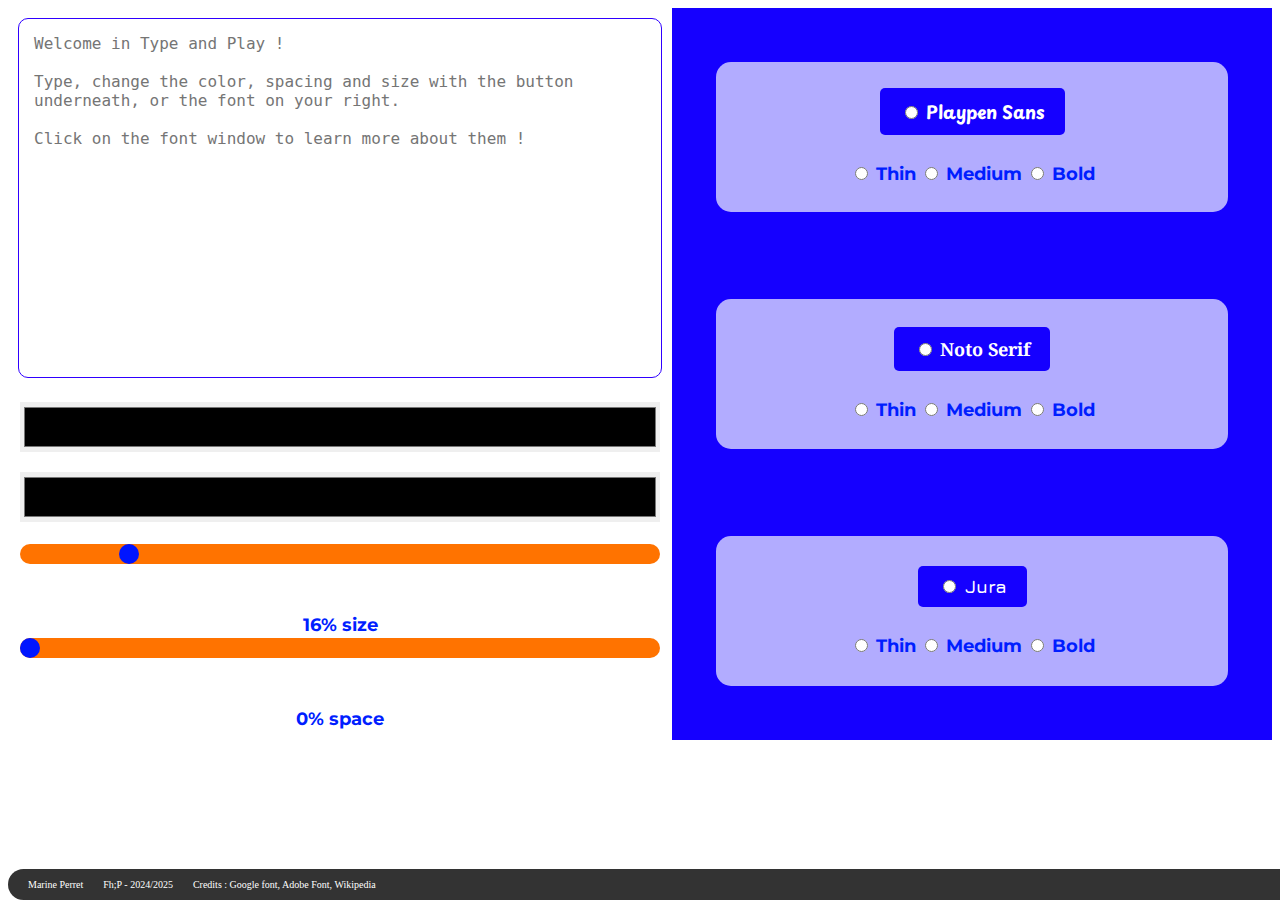
<file: index.html>
<!DOCTYPE html>
<html lang="en">
<head>
  <meta charset="UTF-8">
  <meta name="viewport" content="width=device-width, initial-scale=1.0">
  <title>Font Play</title>
  <link rel="icon" href="assets/Tabs_logo.png">
  <link rel="stylesheet" href="style-sheet.css">


   <!-- Ajout des fonts ici -->
   <link rel="preconnect" href="https://fonts.googleapis.com">
   <link rel="preconnect" href="https://fonts.gstatic.com" crossorigin>
   <link href="https://fonts.googleapis.com/css2?family=Jura:wght@300..700&family=Montserrat:ital@0;1&family=Noto+Serif:ital,wdth,wght@0,62.5..100,100..900;1,62.5..100,100..900&family=Playpen+Sans:wght@100..800&display=swap" rel="stylesheet">
<body>


  <div class="container">

    <!-- Partie gauche -->
    <div class="left">
      <div class="top-left">
        <textarea id="dynamicText" placeholder="Welcome in Type and Play ! 

Type, change the color, spacing and size with the button underneath, or the font on your right. 

Click on the font window to learn more about them !"></textarea>
      </div>

      <div class="bottom-left">

          <input id="colorPicker" type="color"> 
          <label for="colorPicker" hidden><br> Color</label>
          <!-- <div id="color_caption"> 
            <p>The color of the font caption</p>
          </div> -->
            
          <input id="colorPicker_bg" type="color"> 
          <label for="colorPicker_bg" hidden><br> Background color</label>
          <!-- <div id="bg_caption"> 
            <p>The color of the background caption</p>
          </div> -->


        <label for="slider1">
        <input type="range" id="slider1" min="0" max="100" value="16">
        <span id="sliderValue1">16% size</span> 
        <!-- <div id="size_caption"> 
        The size of the font caption </p>
        </div>  -->

        <label for="slider2">
        <input id="slider2" type="range" min="0" max="100" value="0">
        <span id="sliderValue2"> 0% space </span>
        <!-- <div id="space_caption"> 
        <p> Letter spacing, character spacing or tracking is an optically consistent typographical adjustment to the space between letters to change the visual density of a line or block of text. </p>
      </div> -->

      </div>
    </div>

    <!-- Partie droite -->
    <div class="right">
      <a href="playpen.html">
       <div class="typo1"> 
          <label class="title1">
            <input name=titres type="radio" id="checkbox1"> Playpen Sans
          </label>
          <br>
          <div class="sub-options1">
            <label><input name="typo2options"type="radio" id="checkbox1a"> Thin</label>
            <label><input name="typo2options"type="radio" id="checkbox1b"> Medium</label>
            <label><input name="typo2options"type="radio" id="checkbox1c"> Bold</label>
          </div>
        </div> </a>
      
        <a href="noto_serif.html">
        <div class="typo2"> 
            <label class="title2">
              <input name=titres type="radio" id="checkbox2"> Noto Serif
            </label>
                <br>
                <div class="sub-options2">
                <label><input name="typo2options"type="radio" id="checkbox2a"> Thin</label>
                <label><input name="typo2options"type="radio" id="checkbox2b"> Medium</label>
                <label><input name="typo2options"type="radio" id="checkbox2c"> Bold</label>
              </div>
        </div> </a>

        
        <a href="Jura.html">
        <div class=" typo3"> 
            <label class="title3">
              <input name=titres type="radio" id="checkbox3"> Jura
            </label>
                <br>
                <div class="sub-options3">
                <label><input name="typo2options"type="radio" id="checkbox3a"> Thin</label>
                <label><input name="typo2options"type="radio" id="checkbox3b"> Medium</label>
                <label><input name="typo2options"type="radio" id="checkbox3c"> Bold</label>
              </div>
        </div> </a>
    </div>
  </div>
  
    <div class="footer">
      <p> Marine Perret</p>
      <p> Fh;P - 2024/2025</p>
      <p> Credits : Google font, Adobe Font, Wikipedia</p>
      </div>
  
</body>

<script src="script_typo.js"></script>

</script>
</html>
</file>
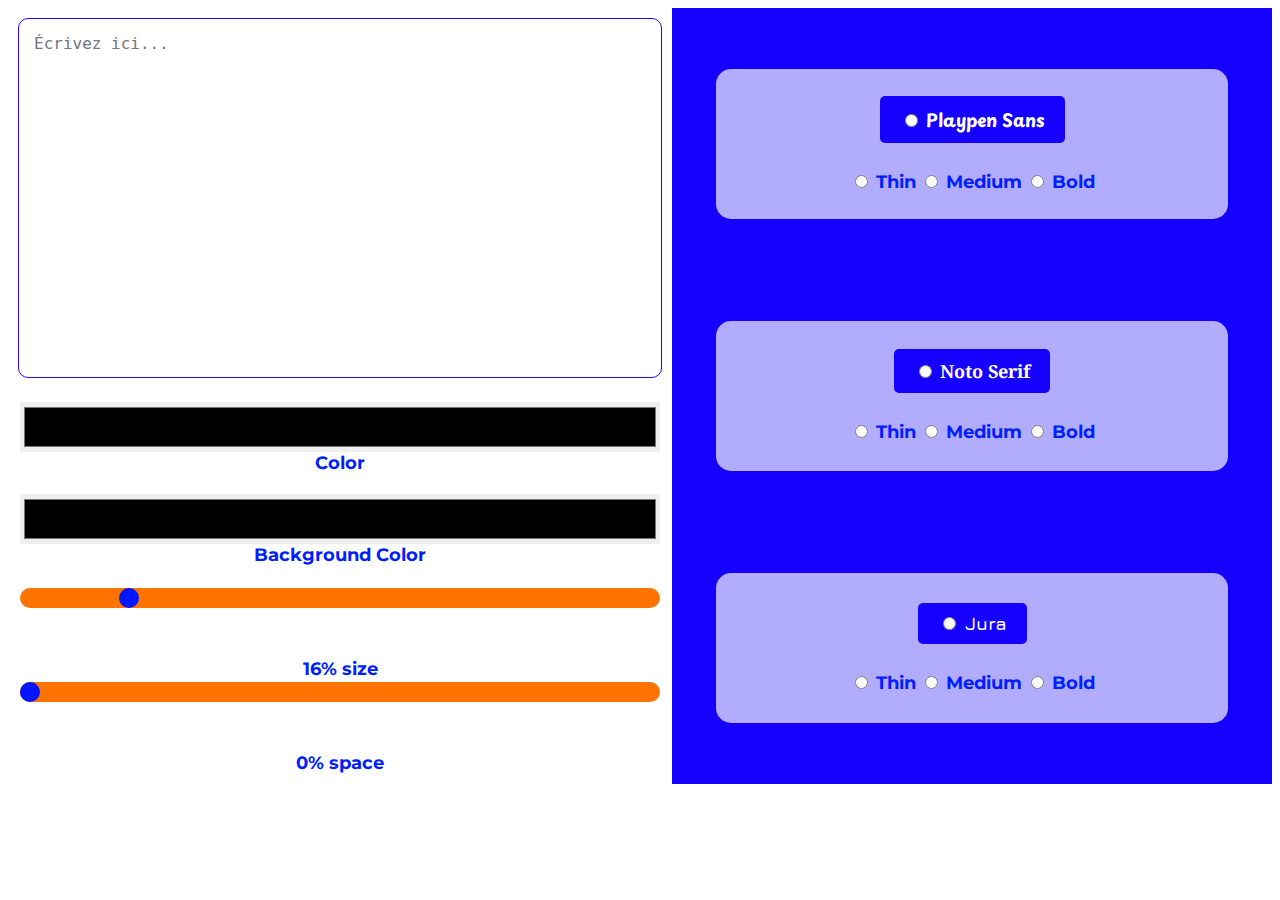
<file: essai typo 1.html>
<!DOCTYPE html>
<html lang="en">
<head>
  <meta charset="UTF-8">
  <meta name="viewport" content="width=device-width, initial-scale=1.0">
  <title>Mise en Page Dynamique</title>
  <link rel="stylesheet" href="style-sheet.css">


   <!-- Ajout des fonts ici -->
   <link rel="preconnect" href="https://fonts.googleapis.com">
   <link rel="preconnect" href="https://fonts.gstatic.com" crossorigin>
   <link href="https://fonts.googleapis.com/css2?family=Jura:wght@300..700&family=Montserrat:ital@0;1&family=Noto+Serif:ital,wdth,wght@0,62.5..100,100..900;1,62.5..100,100..900&family=Playpen+Sans:wght@100..800&display=swap" rel="stylesheet">
<body>
  <div class="container">
    <!-- Partie gauche -->
    <div class="left">
      <div class="top-left">
        <textarea id="dynamicText" placeholder="Écrivez ici..."></textarea>
      </div>
      <div class="bottom-left">
        <label><input id="colorPicker" type="color"> <br> Color</label>
        <label><input id="colorPicker_bg" type="color"> <br>Background Color</label>

        <label for="slider1">
        <input type="range" id="slider1" min="0" max="100" value="16">
        <span id="sliderValue1">16% size</span> 

        <label for="slider2">
        <input id="slider2" type="range" min="0" max="100" value="0">
        <span id="sliderValue2"> 0% space </span>
      </div>
    </div>

    <!-- Partie droite -->
    <div class="right">

       <div class="typo1"> 
          <label class="title1">
            <input name=titres type="radio" id="checkbox1"> Playpen Sans
          </label>
          <br>
          <div class="sub-options1">
            <label><input name="typo2options"type="radio" id="checkbox1a"> Thin</label>
            <label><input name="typo2options"type="radio" id="checkbox1b"> Medium</label>
            <label><input name="typo2options"type="radio" id="checkbox1c"> Bold</label>
          </div>
        </div> 

      
        <div class="typo2"> 
            <label class="title2">
              <input name=titres type="radio" id="checkbox2"> Noto Serif
            </label>
                <br>
                <div class="sub-options2">
                <label><input name="typo2options"type="radio" id="checkbox2a"> Thin</label>
                <label><input name="typo2options"type="radio" id="checkbox2b"> Medium</label>
                <label><input name="typo2options"type="radio" id="checkbox2c"> Bold</label>
              </div>
        </div>

        <div class=" typo3"> 
            <label class="title3">
              <input name=titres type="radio" id="checkbox3"> Jura
            </label>
                <br>
                <div class="sub-options3">
                <label><input name="typo2options"type="radio" id="checkbox3a"> Thin</label>
                <label><input name="typo2options"type="radio" id="checkbox3b"> Medium</label>
                <label><input name="typo2options"type="radio" id="checkbox3c"> Bold</label>
              </div>
        </div>
    </div>
  </div>
</body>

<script src="script_typo.js"></script>

</script>
</html>
</file>
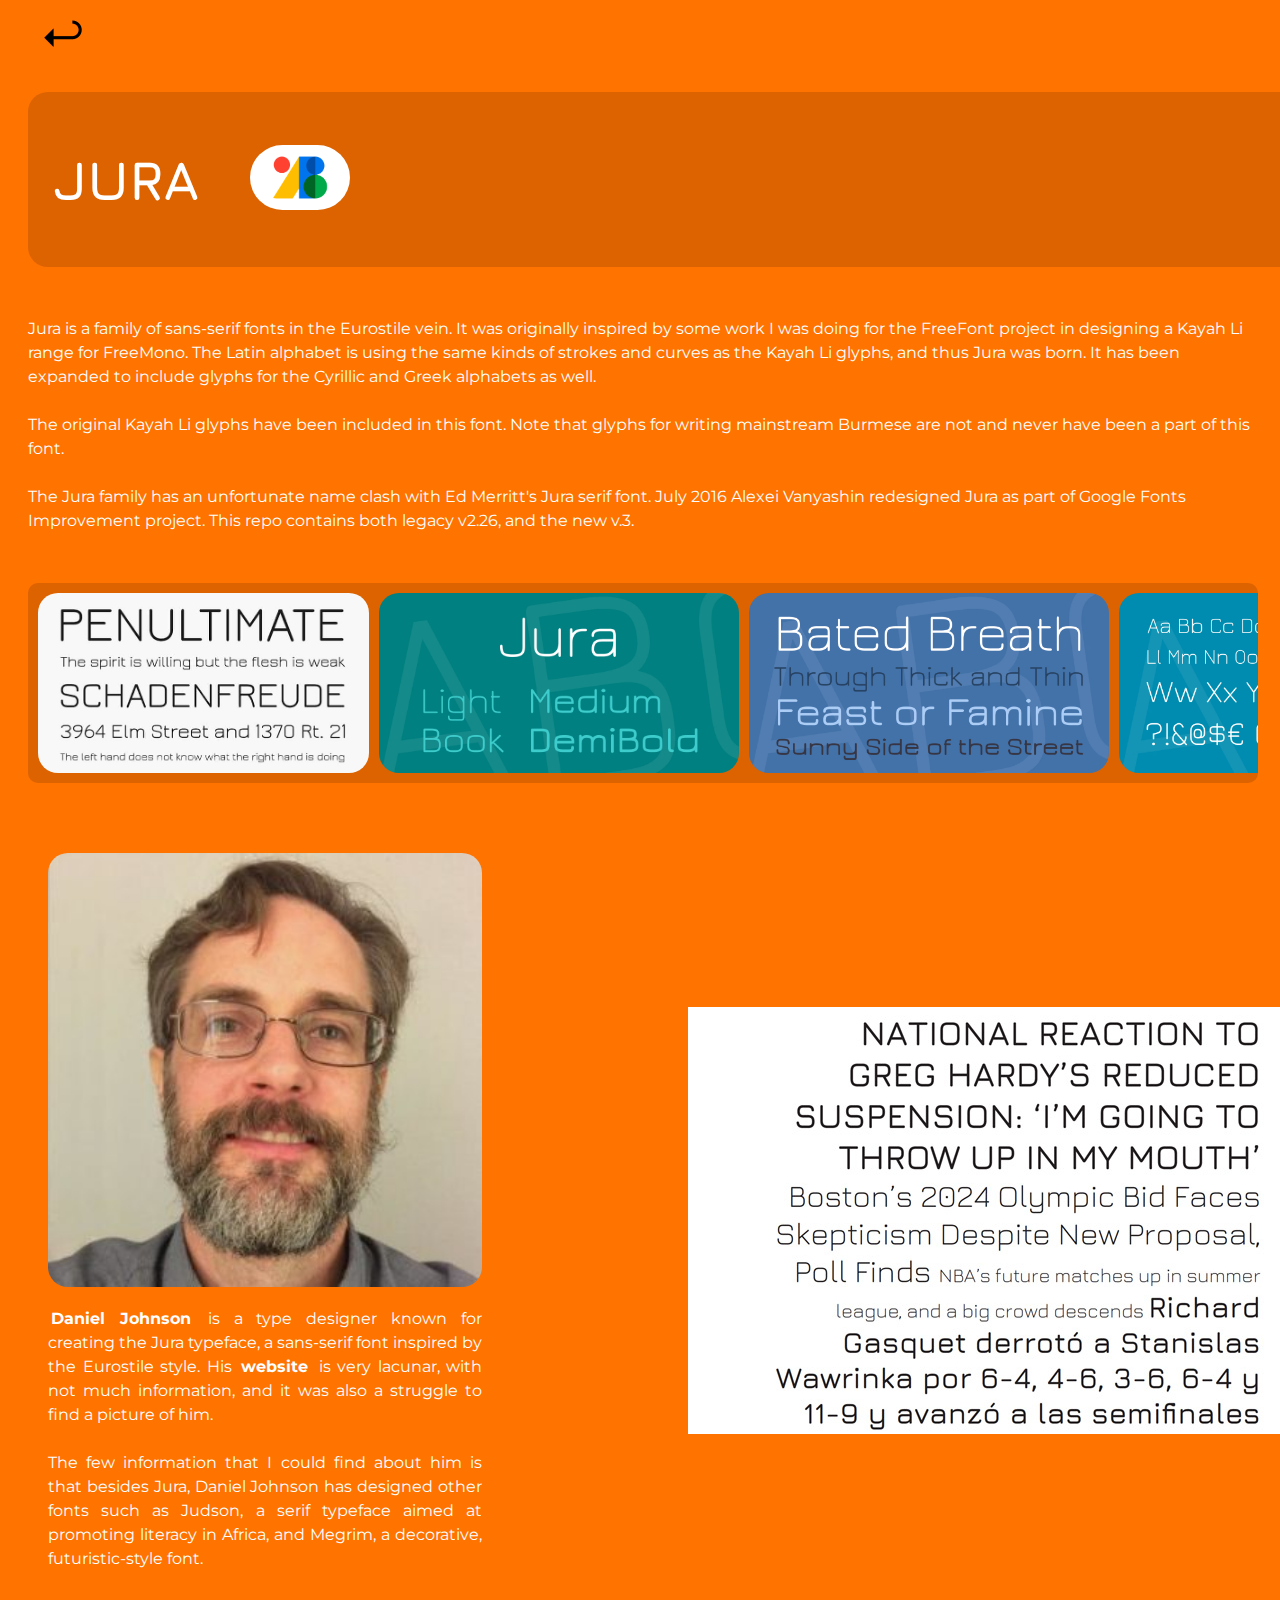
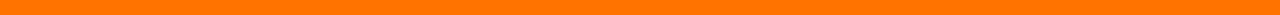
<file: Jura.html>
<!DOCTYPE html>
<html lang="en">
<head>
  <meta charset="UTF-8">
  <meta name="viewport" content="width=device-width, initial-scale=1.0">
  <title>Jura</title>
  <link rel="icon" href="assets/Tabs_logo.png">


   <!-- Ajout des fonts ici -->
   <link rel="preconnect" href="https://fonts.googleapis.com">
   <link rel="preconnect" href="https://fonts.gstatic.com" crossorigin>
   <link href="https://fonts.googleapis.com/css2?family=Jura:wght@300..700&family=Montserrat:ital@0;1&family=Noto+Serif:ital,wdth,wght@0,62.5..100,100..900;1,62.5..100,100..900&family=Playpen+Sans:wght@100..800&display=swap" rel="stylesheet">


   <body>

    <a href="index.html">
      <img id="back" src="assets/Return--Streamline-Carbon.png">
    </a>
          <nav class="header">
            <p id="titre"> <b>JURA</b><p>
            <a  href="https://fonts.google.com/specimen/Jura">
              <img id="google_font_playpen" src="assets/Google_font.png">
            </a>
          </nav>

          
          
          <div class="content">
            <p class="playpen_bio"> Jura is a family of sans-serif fonts in the Eurostile vein. It was originally inspired by some work I was doing for the FreeFont project in designing a Kayah Li range for FreeMono. The Latin alphabet is using the same kinds of strokes and curves as the Kayah Li glyphs, and thus Jura was born. It has been expanded to include glyphs for the Cyrillic and Greek alphabets as well.

              <br> <br> The original Kayah Li glyphs have been included in this font. Note that glyphs for writing mainstream Burmese are not and never have been a part of this font. 
              <br> <br> The Jura family has an unfortunate name clash with Ed Merritt's Jura serif font. July 2016 Alexei Vanyashin redesigned Jura as part of Google Fonts Improvement project. This repo contains both legacy v2.26, and the new v.3.</p>
              <div class="exemples_playpen">
              <img src="assets/jura/jura1.jpg">
              <img src="assets/jura/jura2.avif">
              <img src="assets/jura/jura3.avif"> 
              <img src="assets/jura/jura4.avif">
              <img src="assets/jura/jura5.avif">
           </div>
          
            <div class="author_section">
              <div class="pic_and_bio_section">
                <a  href="https://danieljohnson.name/"> 
                <img id="author_pic" src="assets/jura/Daniel_Johnson-300x300.jpg"></a>
                <p id="author_text"> <b> <a id="author_bio" href="https://fonts.adobe.com/designers/laura-meseguer">Daniel Johnson</a></b> is a type designer known for creating the Jura typeface, a sans-serif font inspired by the Eurostile style. His <b><a id="author_bio" href="https://danieljohnson.name/">website</a> </b> is very lacunar, with not much information, and it was also a struggle to find a picture of him. <br> <br> The few information that I could find about him is that besides Jura, Daniel Johnson has designed other fonts such as Judson, a serif typeface aimed at promoting literacy in Africa, and Megrim, a decorative, futuristic-style font.</p>
              </div>
                <img src="assets/jura/jura_side.jpg">
             
              
            </div>
             
          </div>
       

    <style> 


* {
    box-sizing: border-box; /* Évite que les marges et paddings dépassent */
}

body {
    width: 100%;
    background-color: #ff7300;
    padding: 0;
    color: #ffffff;
    font-family: 'Montserrat', sans-serif;
    overflow-x: hidden; /* Évite tout débordement horizontal */
}


/* HEADER --------------------------------------------------------------------------*/

#back{
  height: 50px;
  margin-left: 30px;
}

.header {
    background-color: #dc6300;
    text-align: center;
    border-radius: 20px;
    width: 100%;
    display: flex;
    position: relative;
    gap: 50px;
    align-items: center;
    margin-left: 20px;
    margin-top: 30px;
    margin-right:50px;
}

#titre {
    color: #ffffff;
    font-family: 'Jura';
    padding-left: 25px;
    font-size: 55px; 
}

#google_font_playpen {
    width: 100px;
    background-color: #ffffff;
    border-radius: 50px;
    padding: 10px;
    transition: 0.3s;
}

#google_font_playpen:hover {
    box-shadow: 5px 5px 5px black;
    transition: 0.3s;
}


/* CONTENT ----------------------------------------------------------------------------------------*/

.content{
  width:100%;
  margin-left: 20px;
}
.playpen_bio{
  margin-top:50px;
  line-height: 1.5;
  margin-right:50px;
}

 .exemples_playpen{
    margin-top: 50px;
    height: 200px; /* Hauteur ajustable selon tes images */
    overflow-x: auto; /* Scroll horizontal */
    overflow-y: hidden; /* Empêche le scroll vertical */
    white-space: nowrap; /* Les images restent sur une seule ligne */
    display: flex; /* Permet d'aligner les images correctement */
    gap: 10px; /* Espacement entre les images */
    padding: 10px;
    background-color: #dc6300;
    border-radius: 10px;
    margin-right:50px;
 }

 .exemples_playpen img {
  border-radius: 20px;
 }


/* LOOK OF THE SCROLLING BAR --------------------------------------------------------*/

 .exemples_playpen::-webkit-scrollbar {
    height: 10px; /* Épaisseur de la barre */
}

.exemples_playpen::-webkit-scrollbar-track {
    background: #ff8a2b; /* Couleur du fond */
    border-radius: 10px;
}

.exemples_playpen::-webkit-scrollbar-thumb {
    background: white; /* Couleur du curseur */
    border-radius: 10px;
}

.exemples_playpen::-webkit-scrollbar-thumb:hover {
    background: #a84600; /* Couleur au survol */
}


 /* AUTHOR SECTION ------------------------------------------------------------------------*/

 
.author_section {
    display: flex;
    flex-direction: row;
    width: 100%; /* Empêche le débordement */
    max-width: 100vw; /* Limite la largeur pour éviter le scroll horizontal */
    text-decoration: none;
    padding: 20px;
    gap: 20px;
    justify-content: space-between; /* Répartit l'espace */
    align-items: center;
    box-sizing: border-box; /* Évite que padding élargisse l'élément */
    margin-top: 50px;
    overflow-x: hidden; /* (Facultatif) Prévient le débordement */
}

.pic_and_bio_section{
  display: flex;
    flex-direction: column;
    width: 35%;
}

#author_pic {
    width: 100%;
    border-radius: 20px;
    object-fit: cover; /* Évite la déformation */
}

#author_text {
    width: 100%;
    line-height: 1.5;
    text-align: justify;
}

#author_bio {
    text-decoration: none;
    color: #ffffff;
    transition: 0.3s;
    border-radius: 20px;
    padding: 3px;
}

#author_bio:hover {
    color: #ff7300;
    background-color: #ffffff;
    transition: 0.3s;
    border-radius: 20px;
    padding: 3px;
}

#playpen_video{
  width: 75%;
  height: auto;
  margin-right: 30px;
}



/*MEDI ADAPTATION ------------------------------------------------------------------------------*/

@media (max-width: 768px) {
    .author_section {
        flex-direction: column; /* Empile les éléments en mobile */
        align-items: center;
        text-align: center;
    }

    .author_pic, #author_text, #playpen_video {
        width: 100%; /* Prend toute la largeur en mobile */
        max-width: 90%; /* Empêche que ça devienne trop large */
    }

    .pic_and_bio_section{
    display: flex;
    flex-direction: column;
    width: 100%;
}
}



    </style>
</file>
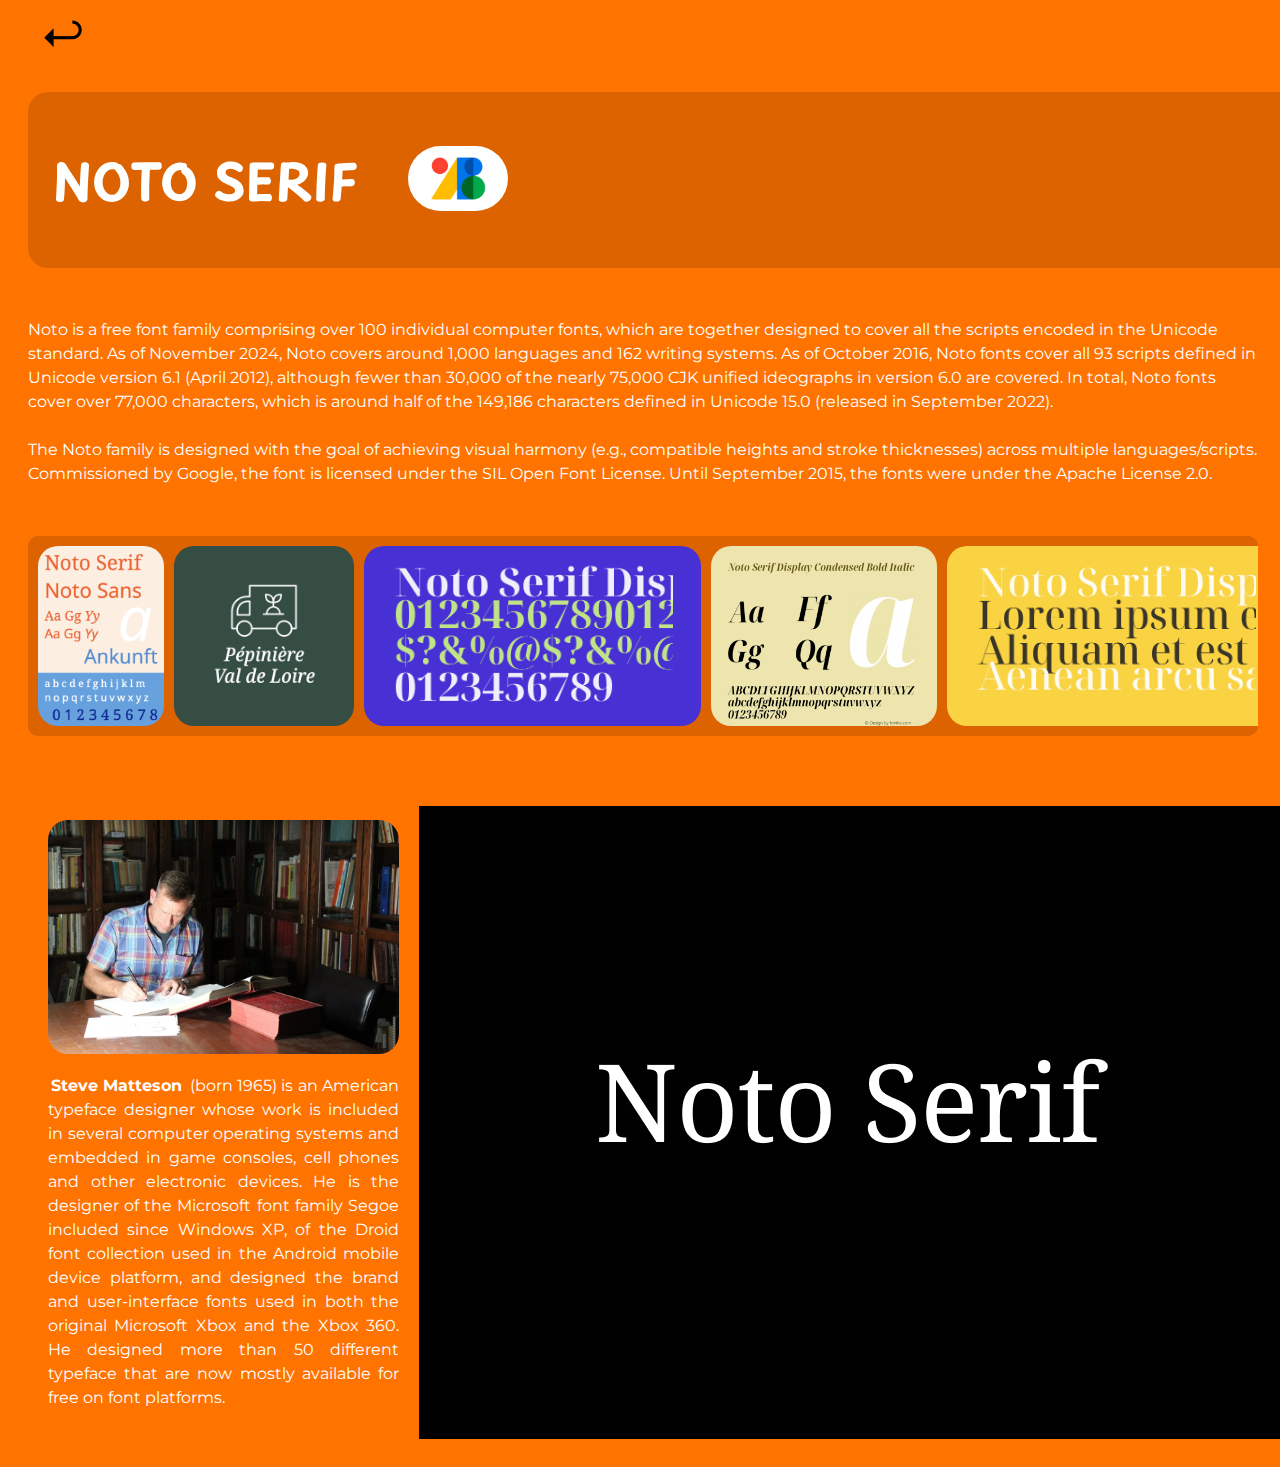
<file: noto_serif.html>
<!DOCTYPE html>
<html lang="en">
<head>
  <meta charset="UTF-8">
  <meta name="viewport" content="width=device-width, initial-scale=1.0">
  <title>Playpen Sans</title>
  <link rel="icon" href="assets/Tabs_logo.png">


   <!-- Ajout des fonts ici -->
   <link rel="preconnect" href="https://fonts.googleapis.com">
   <link rel="preconnect" href="https://fonts.gstatic.com" crossorigin>
   <link href="https://fonts.googleapis.com/css2?family=Jura:wght@300..700&family=Montserrat:ital@0;1&family=Noto+Serif:ital,wdth,wght@0,62.5..100,100..900;1,62.5..100,100..900&family=Playpen+Sans:wght@100..800&display=swap" rel="stylesheet">


   <body>

 <a href="index.html">
      <img id="back" src="assets/Return--Streamline-Carbon.png">
    </a>
          <nav class="header">
            <p id="titre"> <b>NOTO SERIF </b><p>
            <a  href="https://fonts.google.com/noto/specimen/Noto+Serif">
              <img id="google_font_playpen" src="assets/Google_font.png">
            </a>
          </nav>
 
          <div class="content">
            <p class="playpen_bio"> Noto is a free font family comprising over 100 individual computer fonts, which are together designed to cover all the scripts encoded in the Unicode standard. As of November 2024, Noto covers around 1,000 languages ​​and 162 writing systems. As of October 2016, Noto fonts cover all 93 scripts defined in Unicode version 6.1 (April 2012), although fewer than 30,000 of the nearly 75,000 CJK unified ideographs in version 6.0 are covered. In total, Noto fonts cover over 77,000 characters, which is around half of the 149,186 characters defined in Unicode 15.0 (released in September 2022).

              <br> <br> The Noto family is designed with the goal of achieving visual harmony (e.g., compatible heights and stroke thicknesses) across multiple languages/scripts. Commissioned by Google, the font is licensed under the SIL Open Font License. Until September 2015, the fonts were under the Apache License 2.0.</p>
              
              <div class="exemples_playpen">
              <img src="assets/noto/noto1.png">
              <img src="assets/noto/noto2.png">
              <img src="assets/noto/noto3.png"> 
              <img src="assets/noto/noto4.png">
              <img src="assets/noto/noto5.png">
              <img src="assets/noto/noto6.png">
           </div>
          
            <div class="author_section">
              <div class="pic_and_bio_section">
                <a href="https://mattesontypographics.com/"> 
                <img id="author_pic" src="assets/noto/Steve Matteson.webp"></a>
                <p id="author_text"> <b> <a id="author_bio" href="https://mattesontypographics.com/">Steve Matteson</a></b> (born 1965) is an American typeface designer whose work is included in several computer operating systems and embedded in game consoles, cell phones and other electronic devices. He is the designer of the Microsoft font family Segoe included since Windows XP, of the Droid font collection used in the Android mobile device platform, and designed the brand and user-interface fonts used in both the original Microsoft Xbox and the Xbox 360. He designed more than 50 different typeface that are now mostly available for free on font platforms. </p>
              </div>
              <img src="assets/noto/noto_display.png">
              
            </div>
             
          </div>
       

    <style> 


* {
    box-sizing: border-box; /* Évite que les marges et paddings dépassent */
}

body {
    width: 100%;
    background-color: #ff7300;
    padding: 0;
    color: #ffffff;
    font-family: 'Montserrat', sans-serif;
    overflow-x: hidden; /* Évite tout débordement horizontal */
}


/* HEADER --------------------------------------------------------------------------*/

#back{
  height: 50px;
  margin-left: 30px;
}

.header {
    background-color: #dc6300;
    text-align: center;
    border-radius: 20px;
    width: 100%;
    display: flex;
    position: relative;
    gap: 50px;
    align-items: center;
    margin-left: 20px;
    margin-top: 30px;
    margin-right:50px;
}

#titre {
    color: #ffffff;
    font-family: 'Playpen sans';
    padding-left: 25px;
    font-size: 50px; 
}

#google_font_playpen {
    width: 100px;
    background-color: #ffffff;
    border-radius: 50px;
    padding: 10px;
    transition: 0.3s;
}

#google_font_playpen:hover {
    box-shadow: 5px 5px 5px black;
    transition: 0.3s;
}


/* CONTENT ----------------------------------------------------------------------------------------*/

.content{
  width:100%;
  margin-left: 20px;
}
.playpen_bio{
  margin-top:50px;
  line-height: 1.5;
  margin-right:50px;
}

 .exemples_playpen{
    margin-top: 50px;
    height: 200px; /* Hauteur ajustable selon tes images */
    overflow-x: auto; /* Scroll horizontal */
    overflow-y: hidden; /* Empêche le scroll vertical */
    white-space: nowrap; /* Les images restent sur une seule ligne */
    display: flex; /* Permet d'aligner les images correctement */
    gap: 10px; /* Espacement entre les images */
    padding: 10px;
    background-color: #dc6300;
    border-radius: 10px;
    margin-right:50px;
 }

 .exemples_playpen img {
  border-radius: 20px;
 }


/* LOOK OF THE SCROLLING BAR --------------------------------------------------------*/

 .exemples_playpen::-webkit-scrollbar {
    height: 10px; /* Épaisseur de la barre */
}

.exemples_playpen::-webkit-scrollbar-track {
    background: #ff8a2b; /* Couleur du fond */
    border-radius: 10px;
}

.exemples_playpen::-webkit-scrollbar-thumb {
    background: white; /* Couleur du curseur */
    border-radius: 10px;
}

.exemples_playpen::-webkit-scrollbar-thumb:hover {
    background: #a84600; /* Couleur au survol */
}


 /* AUTHOR SECTION ------------------------------------------------------------------------*/

 
.author_section {
    display: flex;
    flex-direction: row;
    width: 100%; /* Empêche le débordement */
    max-width: 100vw; /* Limite la largeur pour éviter le scroll horizontal */
    text-decoration: none;
    padding: 20px;
    gap: 20px;
    justify-content: space-between; /* Répartit l'espace */
    align-items: center;
    box-sizing: border-box; /* Évite que padding élargisse l'élément */
    margin-top: 50px;
    overflow-x: hidden; /* (Facultatif) Prévient le débordement */
}

.pic_and_bio_section{
  display: flex;
    flex-direction: column;
    width: 35%;
}

#author_pic {
    width: 100%;
    border-radius: 20px;
    object-fit: cover; /* Évite la déformation */
}

#author_text {
    width: 100%;
    line-height: 1.5;
    text-align: justify;
}

#author_bio {
    text-decoration: none;
    color: #ffffff;
    transition: 0.3s;
    border-radius: 20px;
    padding: 3px;
}

#author_bio:hover {
    color: #ff7300;
    background-color: #ffffff;
    transition: 0.3s;
    border-radius: 20px;
    padding: 3px;
}

#playpen_video{
  width: 65%;
  margin-right: 30px;
}



/*MEDI ADAPTATION ------------------------------------------------------------------------------*/

@media (max-width: 768px) {
    .author_section {
        flex-direction: column; /* Empile les éléments en mobile */
        align-items: center;
        text-align: center;
    }

    .author_pic, #author_text, #playpen_video {
        width: 100%; /* Prend toute la largeur en mobile */
        max-width: 90%; /* Empêche que ça devienne trop large */
    }

    .pic_and_bio_section{
    display: flex;
    flex-direction: column;
    width: 100%;
}
}



    </style>
</file>
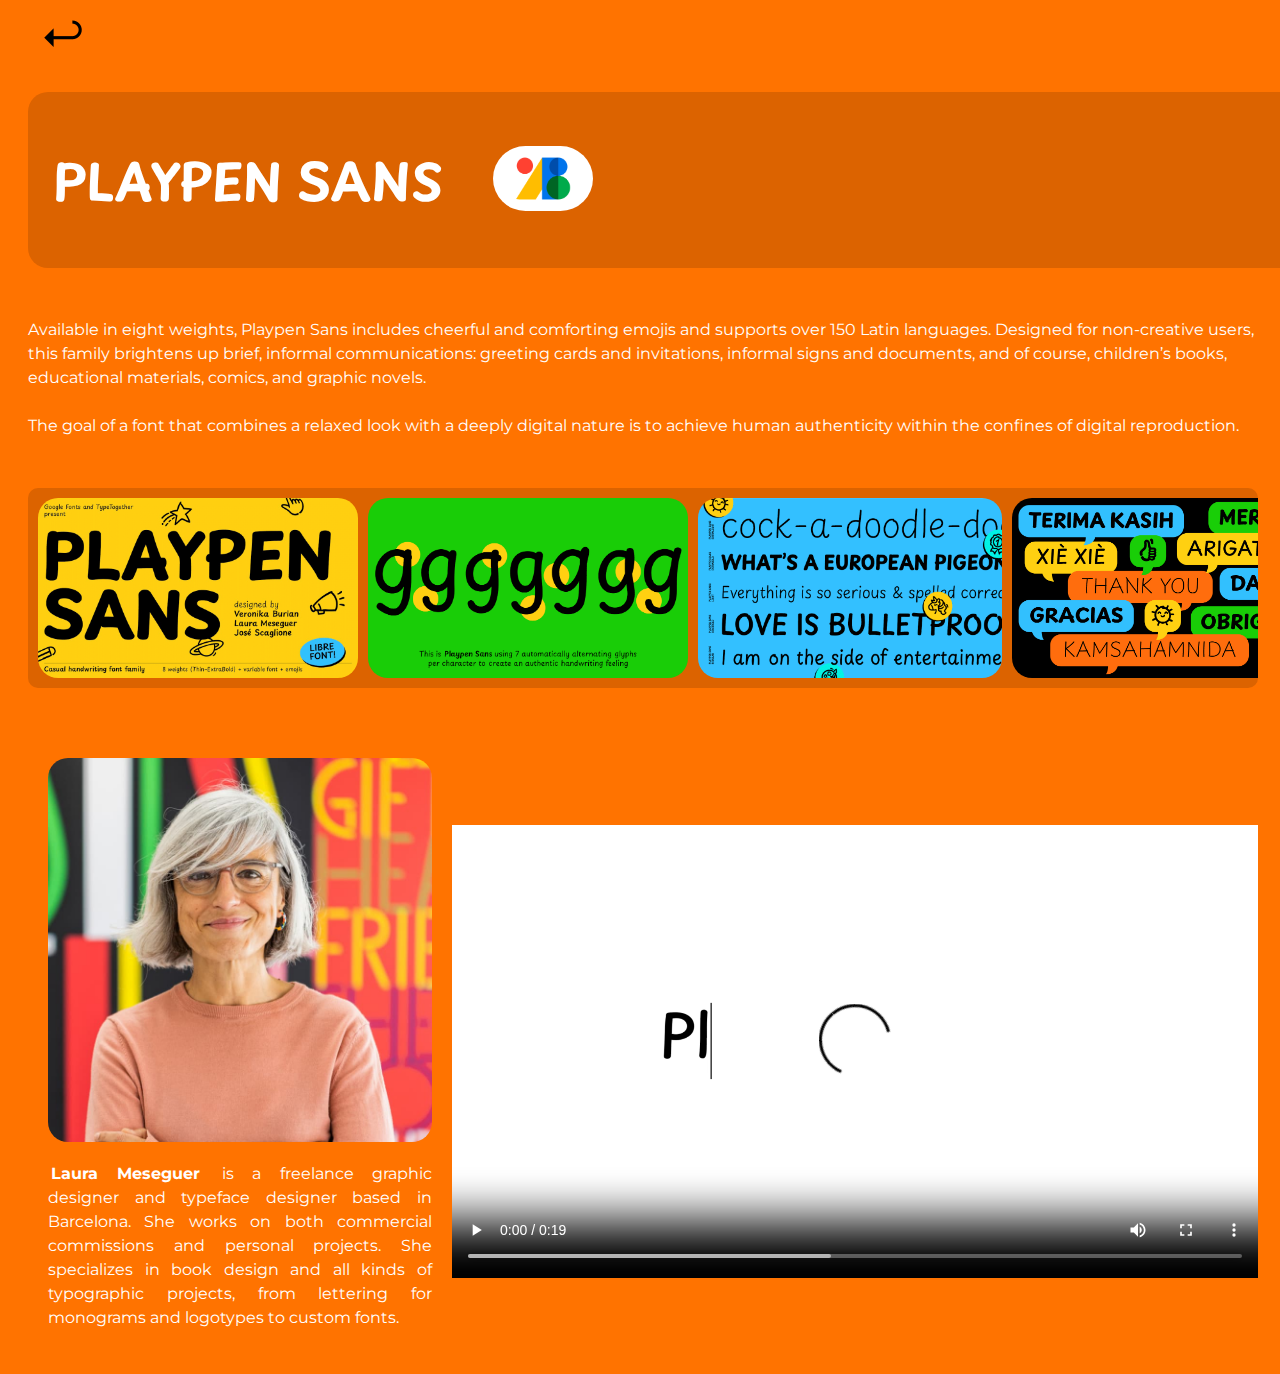
<file: playpen.html>
<!DOCTYPE html>
<html lang="en">
<head>
  <meta charset="UTF-8">
  <meta name="viewport" content="width=device-width, initial-scale=1.0">
  <title>Playpen Sans</title>
  <link rel="icon" href="assets/Tabs_logo.png">


   <!-- Ajout des fonts ici -->
   <link rel="preconnect" href="https://fonts.googleapis.com">
   <link rel="preconnect" href="https://fonts.gstatic.com" crossorigin>
   <link href="https://fonts.googleapis.com/css2?family=Jura:wght@300..700&family=Montserrat:ital@0;1&family=Noto+Serif:ital,wdth,wght@0,62.5..100,100..900;1,62.5..100,100..900&family=Playpen+Sans:wght@100..800&display=swap" rel="stylesheet">


   <body>

    <a href="index.html">
      <img id="back" src="assets/Return--Streamline-Carbon.png">
    </a>
          <nav class="header">
            
            <p id="titre"> <b>PLAYPEN SANS </b><p>
            <a  href="https://fonts.google.com/specimen/Playpen+Sans">
              <img id="google_font_playpen" src="assets/Google_font.png">
            </a>
            
          </nav>
          
          <div class="content">
            <p class="playpen_bio"> Available in eight weights, Playpen Sans includes cheerful and comforting emojis and supports over 150 Latin languages. Designed for non-creative users, this family brightens up brief, informal communications: greeting cards and invitations, informal signs and documents, and of course, children’s books, educational materials, comics, and graphic novels.

              <br> <br> The goal of a font that combines a relaxed look with a deeply digital nature is to achieve human authenticity within the confines of digital reproduction. </p>
              <div class="exemples_playpen">
              <img src="assets/playpen_sans.png">
              <img src="assets/playpen_sans2.png">
              <img src="assets/playpen_sans3.png"> 
              <img src="assets/playpen_sans4.jpg">
              <img src="assets/playpen_sans5.png">
              <img src="assets/playpen_sans6.jpeg">
           </div>
          
            <div class="author_section">
              <div class="pic_and_bio_section">
                <a href="https://fonts.adobe.com/designers/laura-meseguer"> 
                <img id="author_pic" src="assets/Laura Meseguer.jpg"></a>
                <p id="author_text"> <b> <a id="author_bio" href="https://fonts.adobe.com/designers/laura-meseguer">Laura Meseguer</a></b> is a freelance graphic designer and typeface designer based in Barcelona. She works on both commercial commissions and personal projects. She specializes in book design and all kinds of typographic projects, from lettering for monograms and logotypes to custom fonts.</p>
              </div>
              <video id="playpen_video" controls>
                <source src="assets/Playpen_video.mp4" type="video/mp4">
                The video is not charging on your device.
             </video>
              
            </div>
             
          </div>
       

    <style> 


* {
    box-sizing: border-box; /* Évite que les marges et paddings dépassent */
}

body {
    width: 100%;
    background-color: #ff7300;
    padding: 0;
    color: #ffffff;
    font-family: 'Montserrat', sans-serif;
    overflow-x: hidden; /* Évite tout débordement horizontal */
}


/* HEADER --------------------------------------------------------------------------*/

#back{
  height: 50px;
  margin-left: 30px;
}

.header {
    background-color: #dc6300;
    text-align: center;
    border-radius: 20px;
    width: 100%;
    display: flex;
    position: relative;
    gap: 50px;
    align-items: center;
    margin-left: 20px;
    margin-top: 30px;
    margin-right:50px;
}

#titre {
    color: #ffffff;
    font-family: 'Playpen sans';
    padding-left: 25px;
    font-size: 50px; 
}

#google_font_playpen {
    width: 100px;
    background-color: #ffffff;
    border-radius: 50px;
    padding: 10px;
    transition: 0.3s;
}

#google_font_playpen:hover {
    box-shadow: 5px 5px 5px black;
    transition: 0.3s;
}


/* CONTENT ----------------------------------------------------------------------------------------*/

.content{
  width:100%;
  margin-left: 20px;
}
.playpen_bio{
  margin-top:50px;
  line-height: 1.5;
  margin-right:50px;
}

 .exemples_playpen{
    margin-top: 50px;
    height: 200px; /* Hauteur ajustable selon tes images */
    overflow-x: auto; /* Scroll horizontal */
    overflow-y: hidden; /* Empêche le scroll vertical */
    white-space: nowrap; /* Les images restent sur une seule ligne */
    display: flex; /* Permet d'aligner les images correctement */
    gap: 10px; /* Espacement entre les images */
    padding: 10px;
    background-color: #dc6300;
    border-radius: 10px;
    margin-right:50px;
 }

 .exemples_playpen img {
  border-radius: 20px;
 }


/* LOOK OF THE SCROLLING BAR --------------------------------------------------------*/

 .exemples_playpen::-webkit-scrollbar {
    height: 10px; /* Épaisseur de la barre */
}

.exemples_playpen::-webkit-scrollbar-track {
    background: #ff8a2b; /* Couleur du fond */
    border-radius: 10px;
}

.exemples_playpen::-webkit-scrollbar-thumb {
    background: white; /* Couleur du curseur */
    border-radius: 10px;
}

.exemples_playpen::-webkit-scrollbar-thumb:hover {
    background: #a84600; /* Couleur au survol */
}


 /* AUTHOR SECTION ------------------------------------------------------------------------*/

 
.author_section {
    display: flex;
    flex-direction: row;
    width: 100%; /* Empêche le débordement */
    max-width: 100vw; /* Limite la largeur pour éviter le scroll horizontal */
    text-decoration: none;
    padding: 20px;
    gap: 20px;
    justify-content: space-between; /* Répartit l'espace */
    align-items: center;
    box-sizing: border-box; /* Évite que padding élargisse l'élément */
    margin-top: 50px;
    overflow-x: hidden; /* (Facultatif) Prévient le débordement */
}

.pic_and_bio_section{
  display: flex;
    flex-direction: column;
    width: 35%;
}

#author_pic {
    width: 100%;
    border-radius: 20px;
    object-fit: cover; /* Évite la déformation */
}

#author_text {
    width: 100%;
    line-height: 1.5;
    text-align: justify;
}

#author_bio {
    text-decoration: none;
    color: #ffffff;
    transition: 0.3s;
    border-radius: 20px;
    padding: 3px;
}

#author_bio:hover {
    color: #ff7300;
    background-color: #ffffff;
    transition: 0.3s;
    border-radius: 20px;
    padding: 3px;
}

#playpen_video{
  width: 65%;
  margin-right: 30px;
}



/*MEDI ADAPTATION ------------------------------------------------------------------------------*/

@media (max-width: 768px) {
    .author_section {
        flex-direction: column; /* Empile les éléments en mobile */
        align-items: center;
        text-align: center;
    }

    .author_pic, #author_text, #playpen_video {
        width: 100%; /* Prend toute la largeur en mobile */
        max-width: 90%; /* Empêche que ça devienne trop large */
    }

    .pic_and_bio_section{
    display: flex;
    flex-direction: column;
    width: 100%;
}
}



    </style>
</file>
<file: style-sheet.css>
<style>


/* Appliquer un style de base */

@import url('https://fonts.googleapis.com/css2?family=Jura:wght@300..700&family=Montserrat:ital,wght@0,100..900;1,100..900&family=Noto+Serif:ital,wght@0,100..900;1,100..900&family=Playpen+Sans:wght@100..800&display=swap');
cursor: url(assets/Artboard1.png), auto;


body {
box-sizing: border-box;
height: 100vh; /* L'écran entier est occupé */
display: flex;


}

html, body{
  scroll-behavior: smooth;
} 


/* LAYOUT ORGANISATION ----------------------------------------------------------*/

/* Conteneur principal */
.container {
display: flex;
width: 100%;
height: 100%;
box-sizing: border-box;
}


/* Partie gauche */
.left {
flex: 1; /* Prend 50% de l'espace horizontal */
display: flex;
flex-direction: column;
}

/* Quart supérieur gauche : Textarea */
.top-left {
flex: 1;
padding: 10px;
}

/* Quart inférieur gauche : Colorpicker et curseurs */
.bottom-left {
flex: 3; 
display: flex;
flex-direction: column;
justify-content: center; 
align-items: center;
gap: 20px; 
padding: 10px;
}

/* MODIFICATION CSS SUR LA TEXT AREA ----------------------------------------------------------*/

textarea {
    width: 100%; /* Occupe toute la largeur disponible */
    height: 100%; /* Occupe toute la hauteur du quart supérieur gauche */
    resize: none;
    height: 40vh;
    border: 1px solid #2f00ff;
    border-bottom-right-radius: 10px;
    border-bottom-left-radius: 10px;
    border-top-right-radius: 10px;
    border-top-left-radius: 10px;
    padding: 15px;
    font-size: 16px;
    box-sizing: border-box;
    }


    .bottom-left{
      height: 60vh;
    }

/* MODIFICATION CSS SUR LES COLORPICKERS----------------------------------------------------------*/

    /* COLORPICKERS LOOK----------------------------------------------------------*/


input[type="color"] {
appearance: none;
width: 50vw;
height: 50px;
border: none;
transition: 0.5s;
}

label {
color: #2f00ff;
text-align:center ;
font-family:'Montserrat';
margin: 0px;
padding: 0%;
}



/* MODIFICATION CSS SUR LES CURSEURS SIZE AND SPACING----------------------------------------------------------*/


input[type="range"] {
appearance: none;
width: 50vw; /* Ajuster la largeur des sliders */
height: 20px;
background:#ff7300;
border-bottom-right-radius: 10px;
border-bottom-left-radius: 10px;
border-top-right-radius: 10px;
border-top-left-radius: 10px;
transition: 0.5s;
margin-bottom: 50px;
}


input[type="range"]:focus::-webkit-slider-thumb {
height: 60px; 
width: 60px;
transition: 0.5s; 
}

input[type="range"]::-webkit-slider-thumb {
-webkit-appearance: none; /* Nécessaire pour personnaliser le curseur */
appearance: none; /* Bonne pratique */
background: rgb(0, 21, 255); /* Couleur du curseur */
width: 20px; /* Taille du curseur */
height: 20px;
border-radius: 50%; /* Curseur arrondi */
cursor: pointer; /* Changer le curseur */
transition: 0.5s;
height: 20px;
position: relative;
}





/* Partie droite -------------------------------------------------------------------------------*/
.right {
flex: 1; /* Prend 50% de l'espace horizontal */
display: flex;
flex-direction: column;
justify-content: space-around; /* Répartir les éléments verticalement */
align-items: center; /* Centrer horizontalement */
background-color: #1500ff;
padding: 10px;
text-decoration:none ;

}

label {
color: rgb(0, 30, 255);
font-size: 18px;
font-weight: bold;
font-family: 'Montserrat', sans-serif;
text-decoration:none ;
}


/* MODIFICATION CSS SUR LES CASES A COCHER ----------------------------------------------------------*/

.right a {
  text-decoration: none; 
}

.typo1,.typo2, .typo3{
    display: relative;
    transition: 0.3s;
    width: 40vw;
    height: 150px;
    text-align: center;
    justify-content: center;
    align-items: center;
    background-color:#ffffffac;
    border-radius: 15px;
    text-decoration: none ;
}

.typo1:hover,.typo2:hover, .typo3:hover{
    background-color: rgb(255, 255, 255);
    border-radius: 15px;
    transition: 0.3s;
    cursor: pointer;
}

#hover_font_playpen {
  display: none;
  position: absolute; 
  background-color: #ffffff;
  padding: 5px;
  border-radius: 50px;
}

.typo3:hover ~ #hover_font_playpen{
display: block;
}




/* TYPO 1 ----------------------------------------------------------*/

  .typo1 {
    display: flex;
    flex-direction: column; /* Aligne les éléments verticalement */
}


  .title1 {
    font-size: 18px;
    font-weight: bold;
    font-family: 'Playpen sans';
    margin-bottom: 10px;
    padding: 10px 20px; 
    background-color:#1500ff; 
    color: white; 
    border-radius: 5px; 
    cursor: pointer; 
    text-align: center;
    display: inline-block; 
    transition: 0.3s;
  }

  .title1:hover {
    border-style: outset; 
    background-color: #ff7300;
    border-color:#ff7300;
    transform: scale(1.05);
    transition: 0.3s;
    cursor: pointer;
  }


/* TYPO 2 ----------------------------------------------------------*/

.typo2 {
    display: flex;
    flex-direction: column; /* Aligne les éléments verticalement */
}

  .title2 {
    font-size: 18px;
    font-weight: bold;
    font-family: 'noto serif';
    margin-bottom: 10px;
    padding: 10px 20px; 
    background-color:#1500ff; 
    color: white; 
    border-radius: 5px; 
    cursor: pointer; 
    text-align: center;
    display: inline-block; 
    transition: transform 0.2s;
  }

  .title2:hover {
    border-style: outset; 
    background-color: #ff7300;
    border-color:#ff7300;
    transform: scale(1.05);
    transition: 0.3s; 
  }


  /* TYPO 3 ----------------------------------------------------------*/

    
  .typo3 {
    display: flex;
    flex-direction: column; /* Aligne les éléments verticalement */
  }

  .title3 {
    font-size: 18px;
    font-weight: bold;
    font-family: 'jura';
    margin-bottom: 10px;
    padding: 10px 20px; 
    background-color:#1500ff; 
    color: white; 
    border-radius: 5px; 
    cursor: pointer; 
    text-align: center;
    display: inline-block; 
    transition: transform 0.2s;
  }

  .title3:hover {
    border-style: outset; 
    background-color: #ff7300;
    border-color:#ff7300;
    transform: scale(1.05);
    transition: 0.3s; 
  }


/* FOOTER -----------------------------------------------------------------------------------*/

.footer {
  display: flex;
  flex-direction: line;
  position: fixed;
  font-size: 10px;
  bottom: 0;
  width: 100%;
  background-color: #333;
  color: white;
  border-radius: 20px;
  padding-left: 20px;
  gap: 20px;
  text-align: center;
}
</file>
